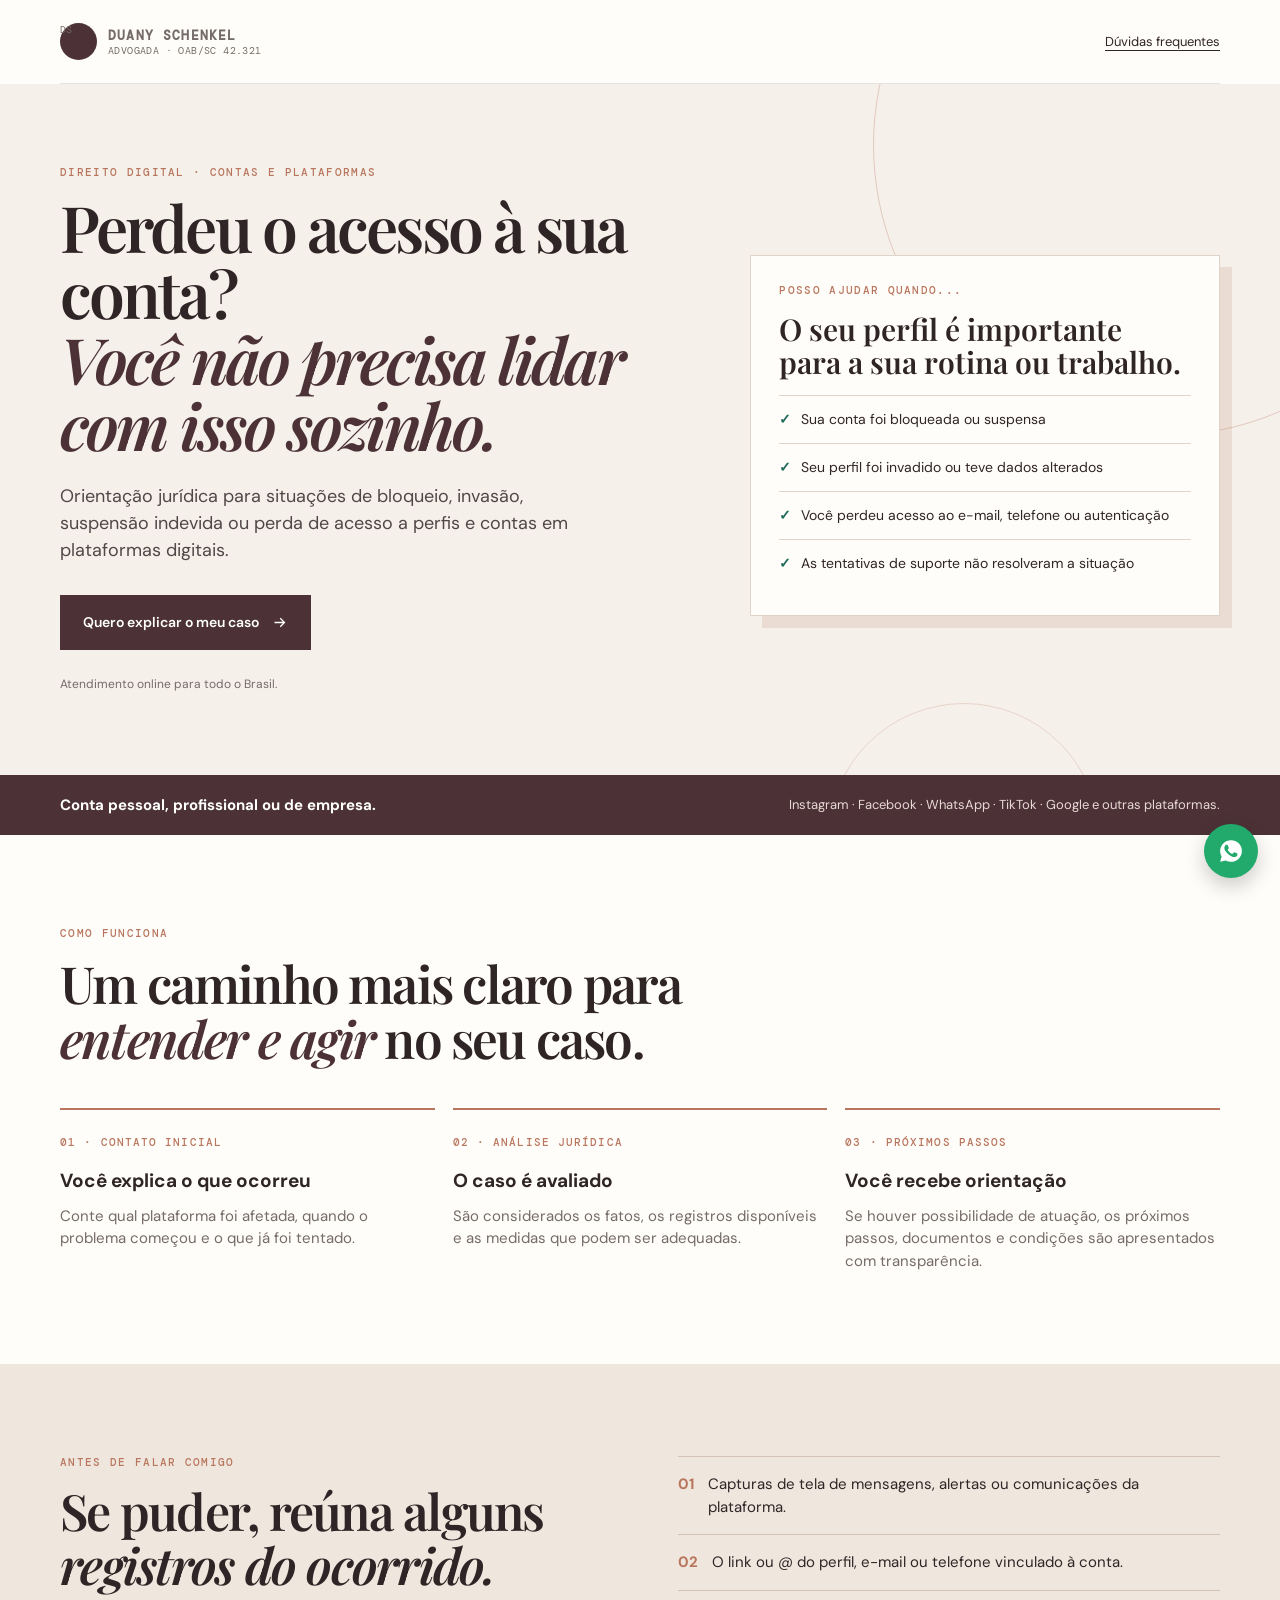
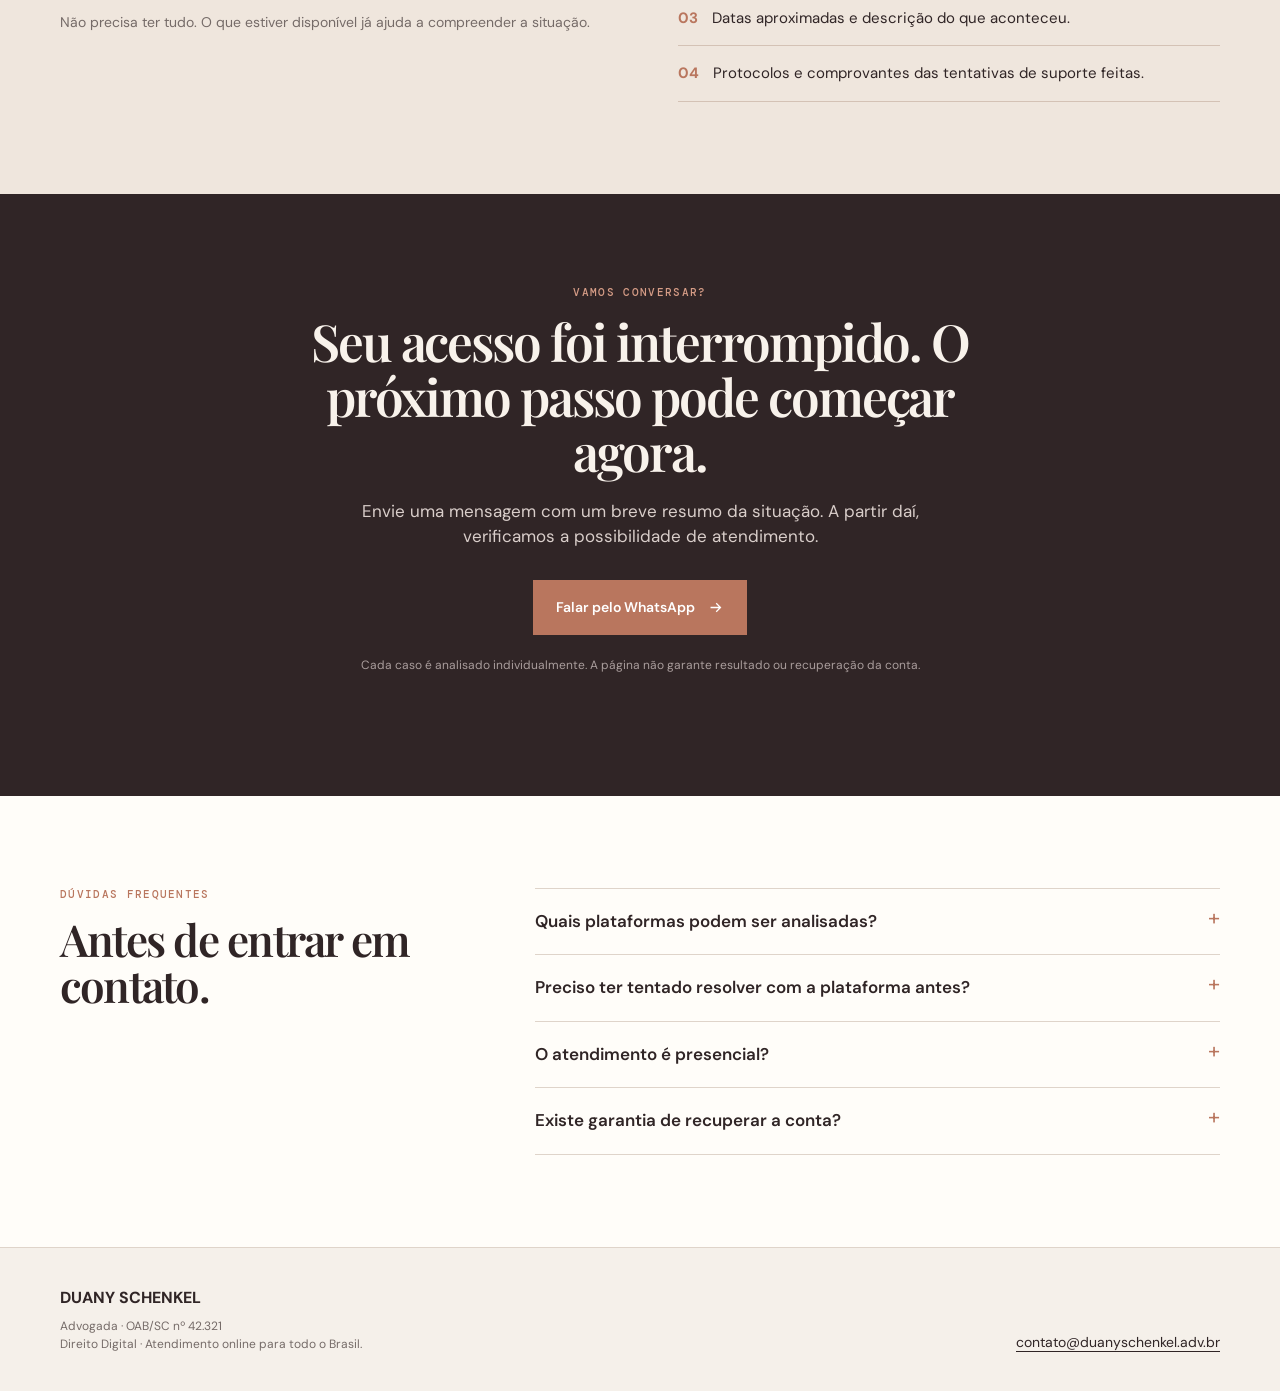
<file: lp.html>
<!doctype html>
<html lang="pt-BR">
<head>
  <meta charset="utf-8">
  <meta name="viewport" content="width=device-width, initial-scale=1">
  <meta name="description" content="Orientação jurídica para bloqueio, invasão ou perda de acesso a contas e perfis em plataformas digitais.">
  <title>Recuperação de conta | Duany Schenkel</title>
  <link rel="preconnect" href="https://fonts.googleapis.com">
  <link rel="preconnect" href="https://fonts.gstatic.com" crossorigin>
  <link href="https://fonts.googleapis.com/css2?family=DM+Mono:wght@400;500&family=DM+Sans:opsz,wght@9..40,400;9..40,500;9..40,600;9..40,700&family=Playfair+Display:ital,wght@0,500;0,600;0,700;1,500;1,600&display=swap" rel="stylesheet">
  <style>
    :root{--ink:#302526;--wine:#4c3236;--clay:#b9765e;--sand:#f5f0ea;--paper:#fffdf9;--line:#dfd4ca;--muted:#756b68;--green:#1f6a58}
    *{box-sizing:border-box} html{scroll-behavior:smooth} body{margin:0;background:var(--paper);color:var(--ink);font-family:"DM Sans",Arial,sans-serif;line-height:1.5} a{color:inherit;text-decoration:none}
    .wrap{width:min(1160px,calc(100% - 48px));margin:auto}.eyebrow{margin:0 0 15px;color:var(--clay);font:500 11px/1.2 "DM Mono",monospace;letter-spacing:.12em}.header{height:84px;display:flex;align-items:center;justify-content:space-between;border-bottom:1px solid rgba(48,37,38,.12)}
    .brand{display:flex;align-items:center;gap:11px}.mark{width:37px;height:37px;border-radius:50%;background:var(--wine);color:#fff;display:grid;place-items:center;font:600 16px "Playfair Display",serif}.brand strong{font-size:13px;letter-spacing:.09em}.brand span{display:block;color:var(--muted);font:10px "DM Mono",monospace;letter-spacing:.04em}.header-link{font-size:13px;text-decoration:underline;text-underline-offset:4px}
    .hero{position:relative;overflow:hidden;background:var(--sand);padding:82px 0 70px}.hero:before{content:"";position:absolute;width:580px;height:580px;border:1px solid rgba(185,118,94,.32);border-radius:50%;right:-175px;top:-230px}.hero:after{content:"";position:absolute;width:270px;height:270px;border:1px solid rgba(185,118,94,.23);border-radius:50%;right:180px;bottom:-200px}.hero-grid{position:relative;z-index:1;display:grid;grid-template-columns:1.15fr .85fr;gap:55px;align-items:center}.hero h1{margin:0;max-width:700px;font:600 clamp(42px,5vw,70px)/1.03 "Playfair Display",serif;letter-spacing:-.045em}.hero h1 em{color:var(--wine)}.hero-copy{max-width:530px;margin:25px 0 31px;font-size:18px;color:#514748}.button{display:inline-flex;align-items:center;justify-content:center;gap:12px;background:var(--wine);padding:16px 22px;color:white;border:1px solid var(--wine);font-size:14px;font-weight:600;transition:.2s}.button:hover{background:#382326;transform:translateY(-2px)}.button svg{width:17px}.notice{margin-top:25px;color:var(--muted);font-size:12px}.hero-side{padding:28px;background:var(--paper);border:1px solid var(--line);box-shadow:12px 12px 0 rgba(185,118,94,.17)}.hero-side h2{margin:8px 0 16px;font:600 30px/1.1 "Playfair Display",serif}.case-list{margin:0;padding:0;list-style:none}.case-list li{padding:13px 0;border-top:1px solid var(--line);font-size:14px;display:flex;gap:10px}.case-list li:before{content:"✓";color:var(--green);font-weight:700}
    .strip{background:var(--wine);color:#fff;padding:19px 0}.strip-inner{display:flex;justify-content:space-between;gap:22px;align-items:center}.strip strong{font-size:15px}.strip span{color:#e9d9d5;font-size:13px}
    section{padding:92px 0}.section-heading{max-width:690px}.section-heading h2{margin:0;font:600 clamp(34px,4vw,52px)/1.08 "Playfair Display",serif;letter-spacing:-.035em}.section-heading h2 em{color:var(--wine)}.process{display:grid;grid-template-columns:repeat(3,1fr);gap:18px;margin-top:42px}.step{border-top:2px solid var(--clay);padding-top:19px}.step-num{color:var(--clay);font:500 11px "DM Mono",monospace;letter-spacing:.1em}.step h3{margin:14px 0 9px;font-size:19px}.step p{margin:0;color:var(--muted);font-size:15px}
    .signal{background:#efe6dd}.signal-grid{display:grid;grid-template-columns:1fr 1fr;gap:75px;align-items:start}.signal h2{margin:0;font:600 clamp(34px,4vw,50px)/1.08 "Playfair Display",serif;letter-spacing:-.035em}.checks{margin:0;padding:0;list-style:none;border-top:1px solid #d4c2b5}.checks li{padding:16px 0;border-bottom:1px solid #d4c2b5;display:flex;gap:14px;font-size:15px}.checks i{font-style:normal;color:var(--clay);font-weight:700}.signal .note{margin-top:20px;font-size:14px;color:var(--muted)}
    .callout{padding:92px 0;background:var(--ink);color:#f8f2eb;text-align:center}.callout .eyebrow{color:#d59c86}.callout h2{max-width:750px;margin:0 auto 19px;font:600 clamp(37px,4vw,56px)/1.08 "Playfair Display",serif;letter-spacing:-.04em}.callout p:not(.eyebrow){max-width:570px;margin:0 auto 30px;color:#d9ceca;font-size:17px}.callout .button{background:var(--clay);border-color:var(--clay)}.callout .button:hover{background:#cb8870}.disclaimer{margin-top:21px!important;font-size:12px!important;color:#a99d9c!important}
    .faq{display:grid;grid-template-columns:.72fr 1.28fr;gap:90px}.faq h2{margin:0;font:600 44px/1.06 "Playfair Display",serif;letter-spacing:-.04em}.faq-list{border-top:1px solid var(--line)}details{border-bottom:1px solid var(--line);padding:20px 0}summary{cursor:pointer;list-style:none;font-size:17px;font-weight:600;display:flex;justify-content:space-between;gap:18px}summary::-webkit-details-marker{display:none}summary:after{content:"+";color:var(--clay);font-size:22px;font-weight:400;line-height:.8}details[open] summary:after{content:"−"}details p{max-width:690px;margin:13px 30px 2px 0;color:var(--muted);font-size:15px}
    footer{padding:38px 0;background:var(--sand);border-top:1px solid var(--line)}.footer-inner{display:flex;justify-content:space-between;gap:22px;align-items:end}.footer-inner p{margin:7px 0 0;color:var(--muted);font-size:12px}.contact{font-size:14px;text-decoration:underline;text-underline-offset:4px}.floating{position:fixed;right:22px;bottom:22px;z-index:5;width:54px;height:54px;border-radius:50%;background:#22a96c;color:#fff;display:grid;place-items:center;box-shadow:0 8px 20px rgba(0,0,0,.2)}.floating svg{width:26px;height:26px}
    @media(max-width:760px){.wrap{width:min(100% - 32px,600px)}.header{height:72px}.header-link{font-size:12px}.hero{padding:54px 0}.hero-grid,.signal-grid,.faq{grid-template-columns:1fr;gap:37px}.hero h1{font-size:45px}.hero-copy{font-size:16px}.hero-side{padding:23px;box-shadow:8px 8px 0 rgba(185,118,94,.17)}.strip-inner{display:block}.strip span{display:block;margin-top:5px}.process{grid-template-columns:1fr;gap:28px}section,.callout{padding:67px 0}.faq h2{font-size:38px}.footer-inner{display:block}.contact{display:inline-block;margin-top:21px}.floating{right:15px;bottom:15px}}
  </style>
</head>
<body>
  <header class="header wrap">
    <a class="brand" href="#inicio" aria-label="Duany Schenkel, início"><span class="mark">DS</span><span><strong>DUANY SCHENKEL</strong><span>ADVOGADA · OAB/SC 42.321</span></span></a>
    <a class="header-link" href="#perguntas">Dúvidas frequentes</a>
  </header>
  <main id="inicio">
    <section class="hero">
      <div class="wrap hero-grid">
        <div>
          <p class="eyebrow">DIREITO DIGITAL · CONTAS E PLATAFORMAS</p>
          <h1>Perdeu o acesso à sua conta?<br><em>Você não precisa lidar com isso sozinho.</em></h1>
          <p class="hero-copy">Orientação jurídica para situações de bloqueio, invasão, suspensão indevida ou perda de acesso a perfis e contas em plataformas digitais.</p>
          <a class="button" target="_blank" rel="noopener noreferrer" href="https://wa.me/5549988133451?text=Olá%2C%20Duany!%20Preciso%20de%20orientação%20sobre%20a%20recuperação%20de%20uma%20conta%20ou%20perfil.%0A%0APlataforma%3A%0AO%20que%20aconteceu%3A%0AData%20aproximada%3A">Quero explicar o meu caso <svg viewBox="0 0 24 24" fill="none" stroke="currentColor" stroke-width="1.8"><path d="M5 12h14M13 6l6 6-6 6"/></svg></a>
          <p class="notice">Atendimento online para todo o Brasil.</p>
        </div>
        <aside class="hero-side">
          <p class="eyebrow">POSSO AJUDAR QUANDO...</p>
          <h2>O seu perfil é importante para a sua rotina ou trabalho.</h2>
          <ul class="case-list"><li>Sua conta foi bloqueada ou suspensa</li><li>Seu perfil foi invadido ou teve dados alterados</li><li>Você perdeu acesso ao e-mail, telefone ou autenticação</li><li>As tentativas de suporte não resolveram a situação</li></ul>
        </aside>
      </div>
    </section>
    <div class="strip"><div class="wrap strip-inner"><strong>Conta pessoal, profissional ou de empresa.</strong><span>Instagram · Facebook · WhatsApp · TikTok · Google e outras plataformas.</span></div></div>
    <section><div class="wrap"><div class="section-heading"><p class="eyebrow">COMO FUNCIONA</p><h2>Um caminho mais claro para <em>entender e agir</em> no seu caso.</h2></div><div class="process"><article class="step"><span class="step-num">01 · CONTATO INICIAL</span><h3>Você explica o que ocorreu</h3><p>Conte qual plataforma foi afetada, quando o problema começou e o que já foi tentado.</p></article><article class="step"><span class="step-num">02 · ANÁLISE JURÍDICA</span><h3>O caso é avaliado</h3><p>São considerados os fatos, os registros disponíveis e as medidas que podem ser adequadas.</p></article><article class="step"><span class="step-num">03 · PRÓXIMOS PASSOS</span><h3>Você recebe orientação</h3><p>Se houver possibilidade de atuação, os próximos passos, documentos e condições são apresentados com transparência.</p></article></div></div></section>
    <section class="signal"><div class="wrap signal-grid"><div><p class="eyebrow">ANTES DE FALAR COMIGO</p><h2>Se puder, reúna alguns <em>registros do ocorrido.</em></h2><p class="note">Não precisa ter tudo. O que estiver disponível já ajuda a compreender a situação.</p></div><ul class="checks"><li><i>01</i><span>Capturas de tela de mensagens, alertas ou comunicações da plataforma.</span></li><li><i>02</i><span>O link ou @ do perfil, e-mail ou telefone vinculado à conta.</span></li><li><i>03</i><span>Datas aproximadas e descrição do que aconteceu.</span></li><li><i>04</i><span>Protocolos e comprovantes das tentativas de suporte feitas.</span></li></ul></div></section>
    <section class="callout"><div class="wrap"><p class="eyebrow">VAMOS CONVERSAR?</p><h2>Seu acesso foi interrompido. O próximo passo pode começar agora.</h2><p>Envie uma mensagem com um breve resumo da situação. A partir daí, verificamos a possibilidade de atendimento.</p><a class="button" target="_blank" rel="noopener noreferrer" href="https://wa.me/5549988133451?text=Olá%2C%20Duany!%20Preciso%20de%20orientação%20sobre%20a%20recuperação%20de%20uma%20conta%20ou%20perfil.%0A%0APlataforma%3A%0AO%20que%20aconteceu%3A%0AData%20aproximada%3A">Falar pelo WhatsApp <svg viewBox="0 0 24 24" fill="none" stroke="currentColor" stroke-width="1.8"><path d="M5 12h14M13 6l6 6-6 6"/></svg></a><p class="disclaimer">Cada caso é analisado individualmente. A página não garante resultado ou recuperação da conta.</p></div></section>
    <section id="perguntas"><div class="wrap faq"><div><p class="eyebrow">DÚVIDAS FREQUENTES</p><h2>Antes de entrar em contato.</h2></div><div class="faq-list"><details><summary>Quais plataformas podem ser analisadas?</summary><p>São analisadas situações em redes sociais, serviços de mensagem, contas de anúncios e outras plataformas digitais. Ao entrar em contato, informe a plataforma envolvida.</p></details><details><summary>Preciso ter tentado resolver com a plataforma antes?</summary><p>É recomendável utilizar os canais oficiais e guardar os protocolos e capturas de tela. Mesmo assim, você pode relatar em que ponto está para que a situação seja avaliada.</p></details><details><summary>O atendimento é presencial?</summary><p>O atendimento pode ser realizado online, para clientes em todo o Brasil.</p></details><details><summary>Existe garantia de recuperar a conta?</summary><p>Não. A viabilidade e as medidas cabíveis dependem das particularidades de cada caso e só podem ser avaliadas após a análise das informações disponíveis.</p></details></div></div></section>
  </main>
  <footer><div class="wrap footer-inner"><div><strong>DUANY SCHENKEL</strong><p>Advogada · OAB/SC nº 42.321<br>Direito Digital · Atendimento online para todo o Brasil.</p></div><a class="contact" href="mailto:contato@duanyschenkel.adv.br">contato@duanyschenkel.adv.br</a></div></footer>
  <a class="floating" target="_blank" rel="noopener noreferrer" aria-label="Falar pelo WhatsApp" href="https://wa.me/5549988133451?text=Olá%2C%20Duany!%20Preciso%20de%20orientação%20sobre%20a%20recuperação%20de%20uma%20conta%20ou%20perfil."><svg viewBox="0 0 24 24" fill="currentColor"><path d="M12.04 2C6.51 2 2 6.5 2 12.03c0 1.77.46 3.5 1.34 5.02L2 22l5.09-1.33a9.97 9.97 0 0 0 4.95 1.3h.01c5.53 0 10.03-4.5 10.03-10.03A10.01 10.01 0 0 0 12.04 2Zm5.84 14.18c-.25.7-1.45 1.29-2.01 1.37-.52.08-1.18.12-1.9-.12-.44-.14-1-.33-1.72-.64-3.02-1.3-4.99-4.33-5.14-4.53-.15-.2-1.23-1.64-1.23-3.13 0-1.5.78-2.23 1.06-2.53.28-.3.61-.37.81-.37.2 0 .4 0 .57.01.18.01.42-.07.66.5.25.6.84 2.06.91 2.21.08.15.13.33.03.53-.1.2-.15.33-.3.5-.15.17-.31.37-.45.5-.15.15-.3.31-.13.61.17.3.75 1.24 1.61 2.01 1.11.99 2.04 1.3 2.34 1.45.3.15.48.13.65-.08.17-.2.75-.88.95-1.18.2-.3.4-.25.67-.15.28.1 1.76.83 2.06.98.3.15.5.22.57.34.08.12.08.7-.17 1.4Z"/></svg></a>
</body>
</html>
</file>
